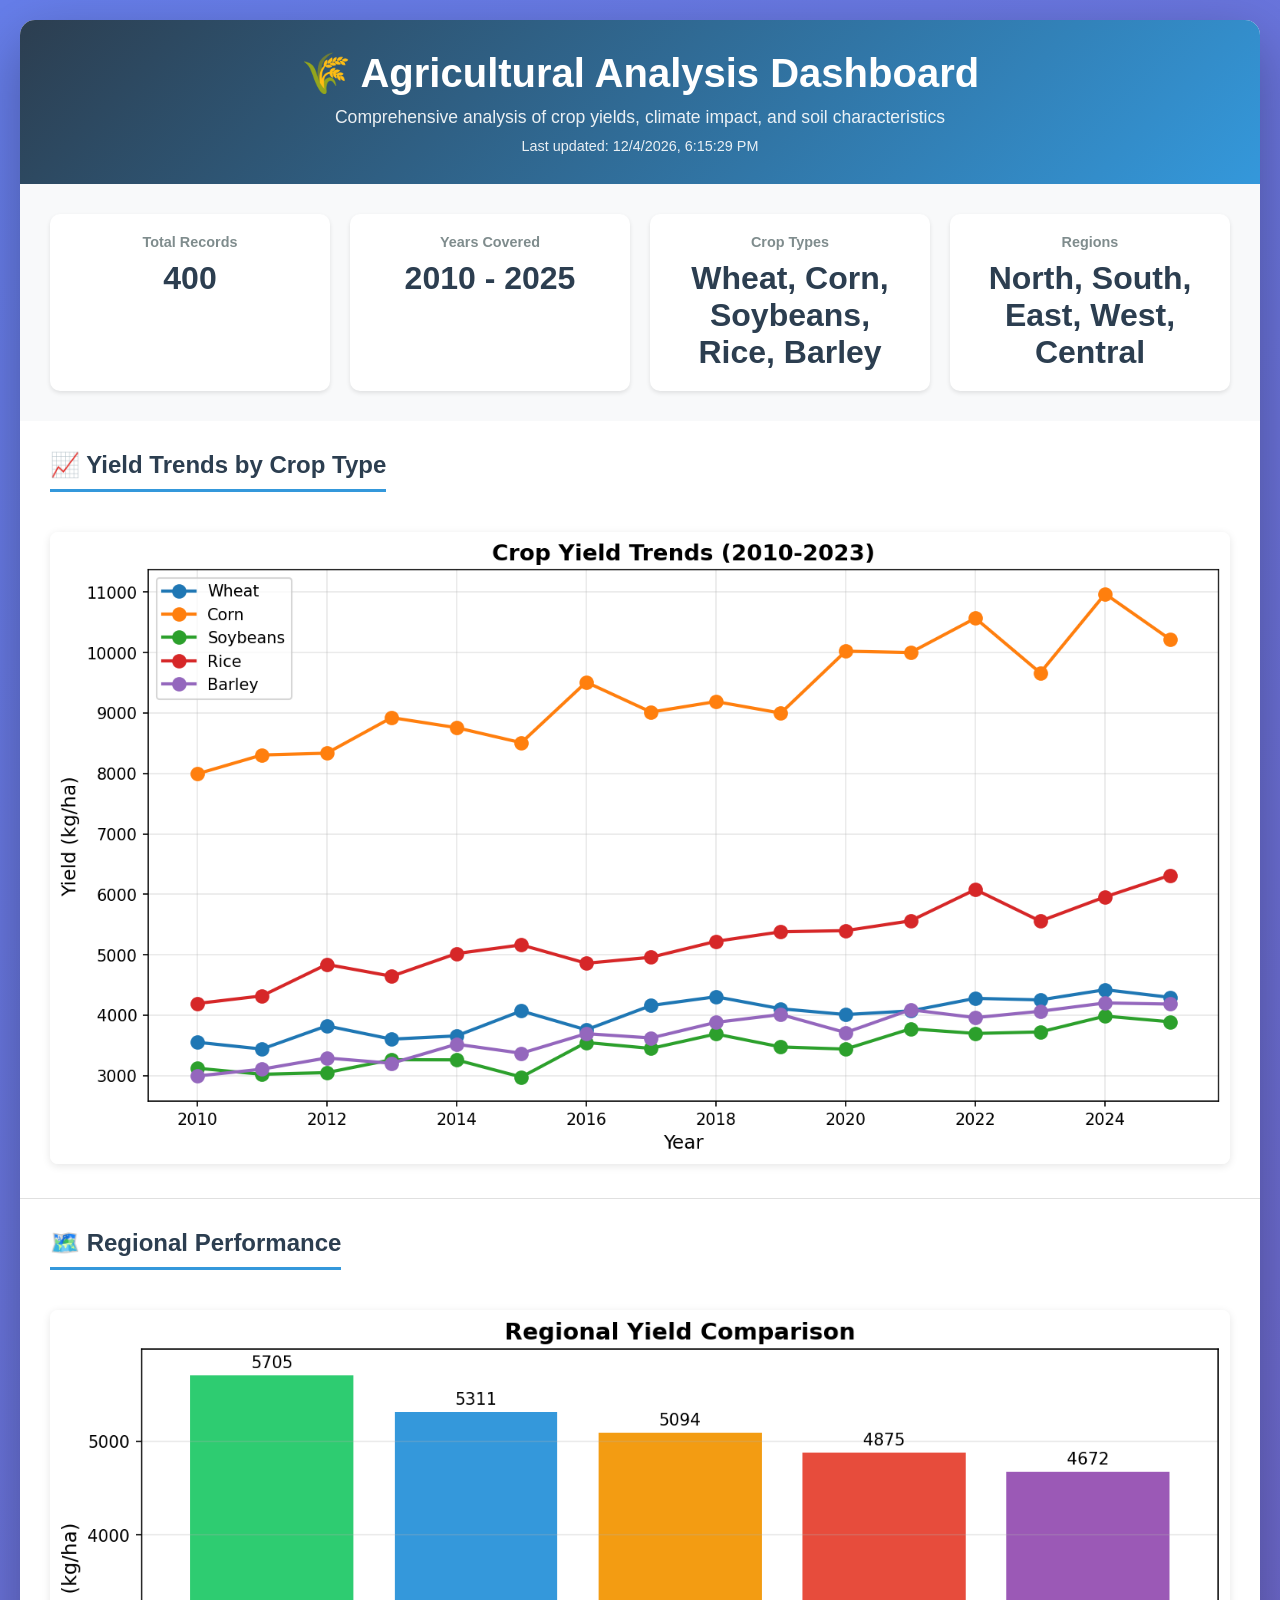
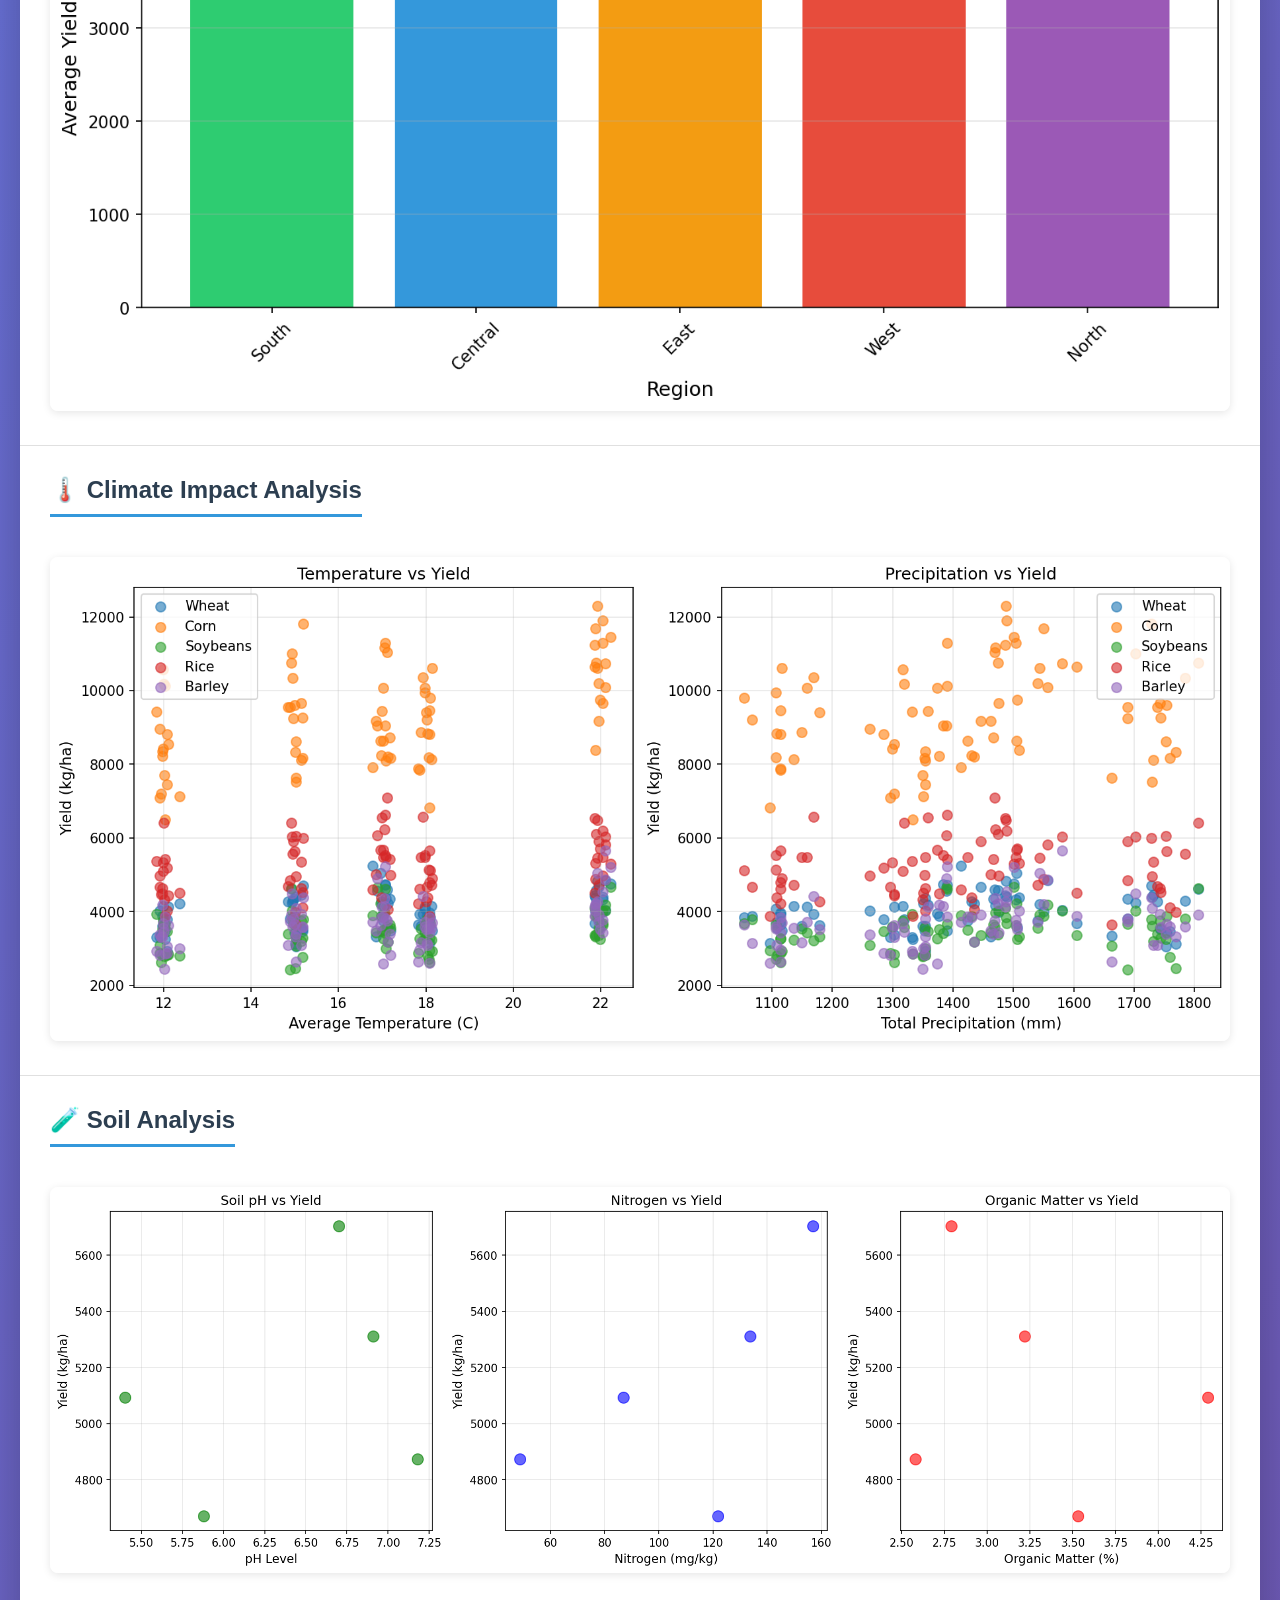
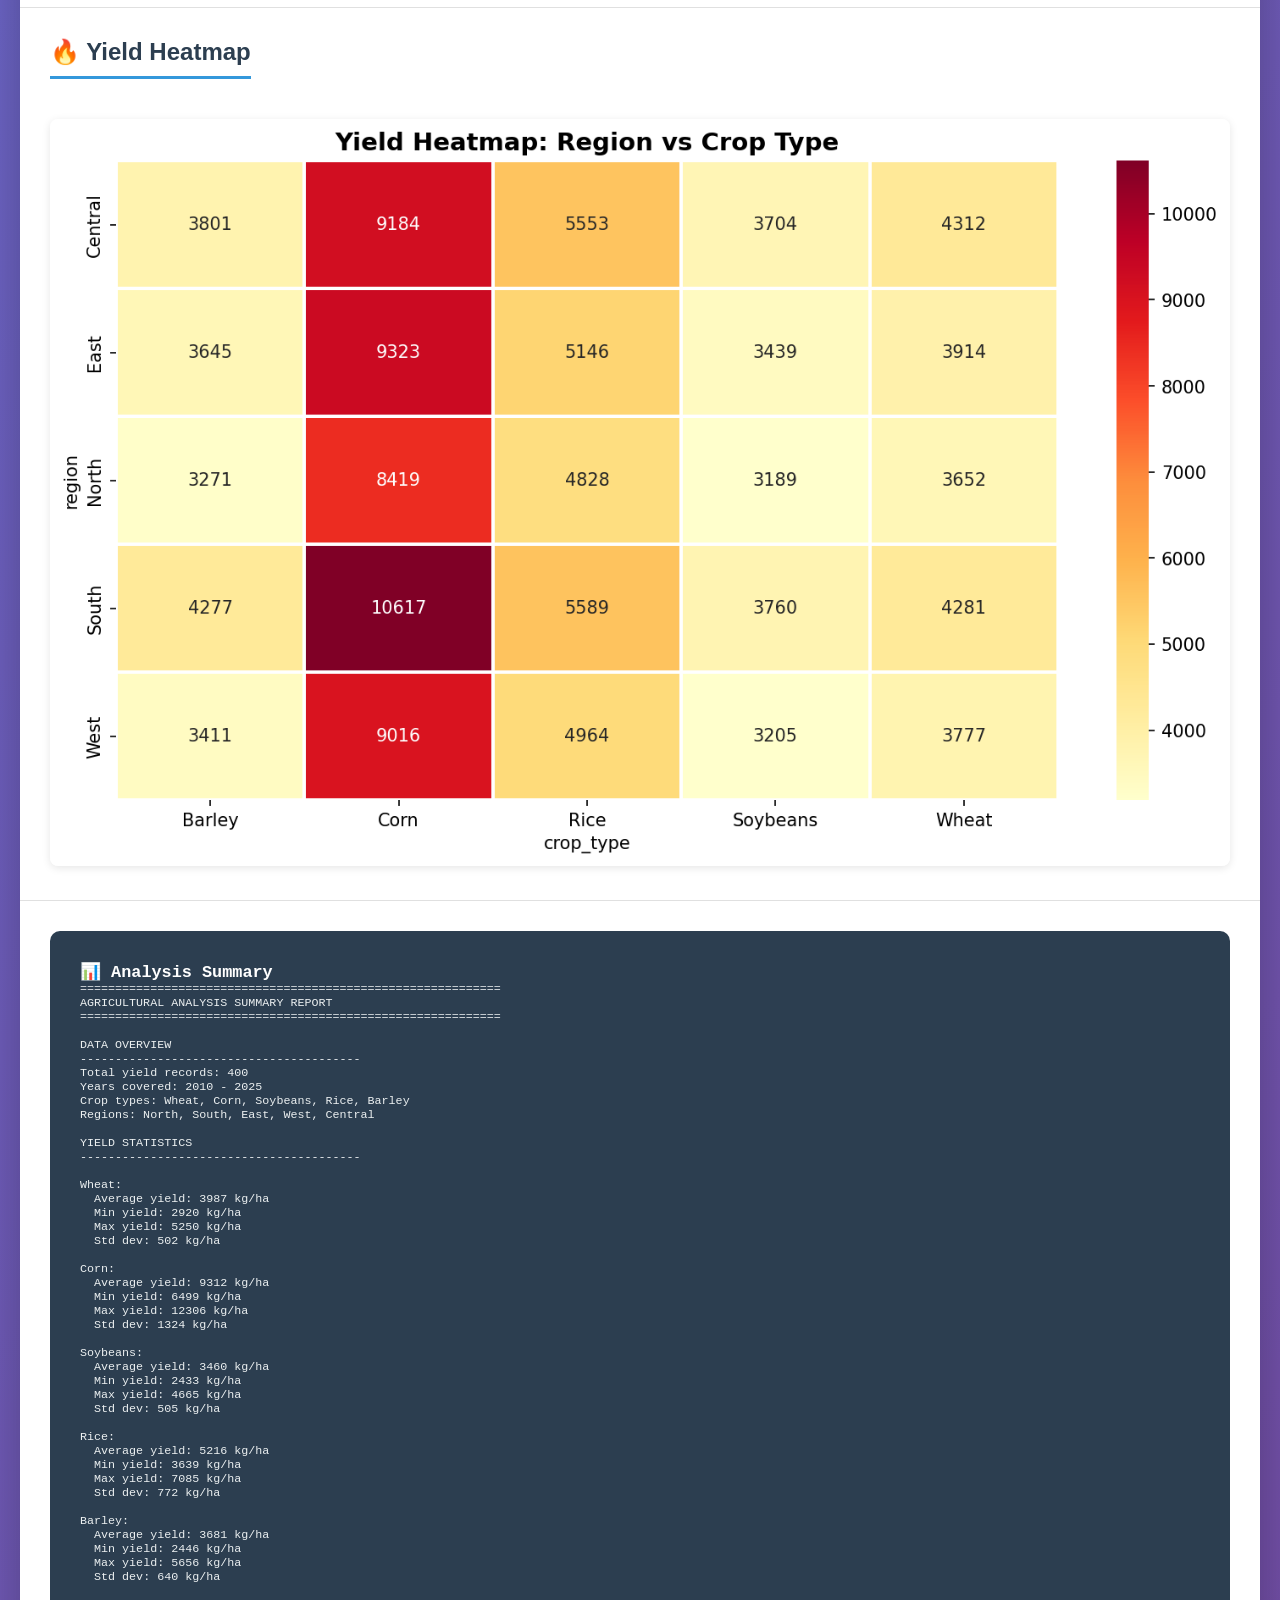
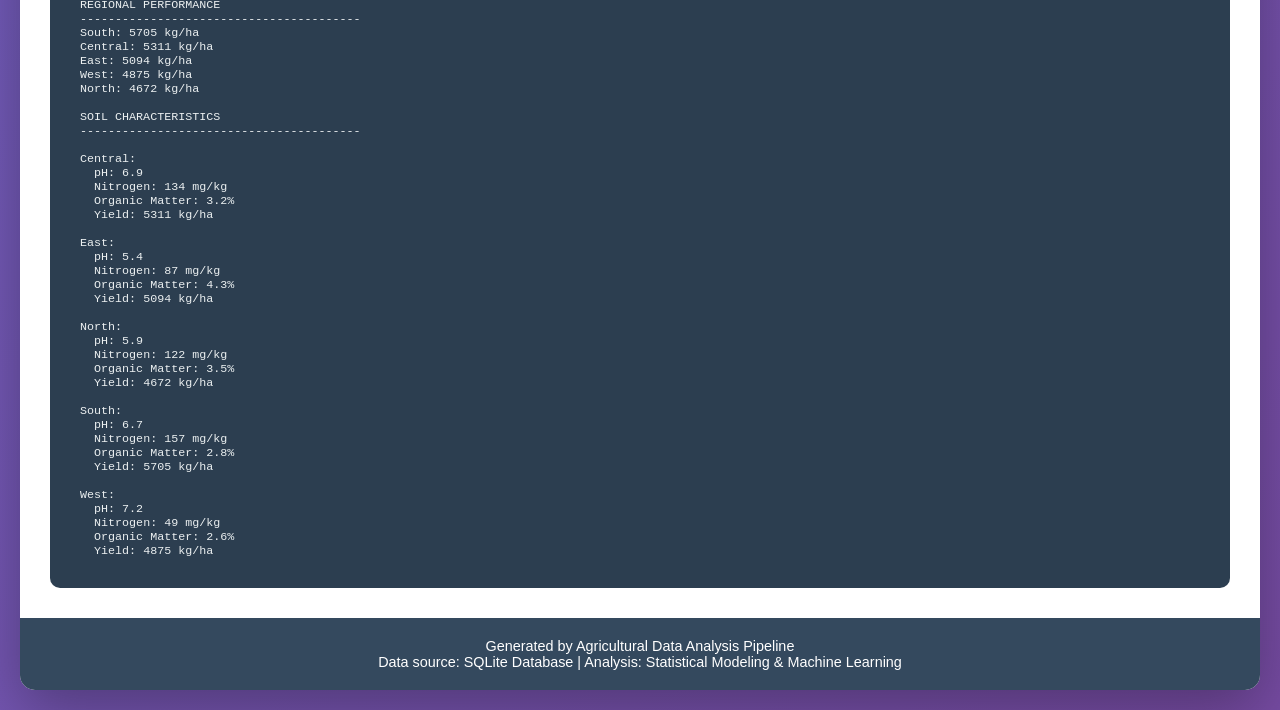
<file: standalone_dashboard.html>
<!DOCTYPE html>
<html lang="en">
<head>
    <meta charset="UTF-8">
    <meta name="viewport" content="width=device-width, initial-scale=1.0">
    <title>Agricultural Analysis Dashboard</title>
    <style>
        * {
            margin: 0;
            padding: 0;
            box-sizing: border-box;
        }
        
        body {
            font-family: 'Segoe UI', Tahoma, Geneva, Verdana, sans-serif;
            background: linear-gradient(135deg, #667eea 0%, #764ba2 100%);
            min-height: 100vh;
            padding: 20px;
        }
        
        .dashboard {
            max-width: 1400px;
            margin: 0 auto;
            background: white;
            border-radius: 15px;
            box-shadow: 0 20px 60px rgba(0,0,0,0.3);
            overflow: hidden;
        }
        
        .header {
            background: linear-gradient(135deg, #2c3e50 0%, #3498db 100%);
            color: white;
            padding: 30px;
            text-align: center;
        }
        
        .header h1 {
            font-size: 2.5em;
            margin-bottom: 10px;
        }
        
        .header p {
            font-size: 1.1em;
            opacity: 0.9;
        }
        
        .summary-cards {
            display: grid;
            grid-template-columns: repeat(auto-fit, minmax(250px, 1fr));
            gap: 20px;
            padding: 30px;
            background: #f8f9fa;
        }
        
        .card {
            background: white;
            padding: 20px;
            border-radius: 10px;
            text-align: center;
            box-shadow: 0 2px 4px rgba(0,0,0,0.1);
            transition: transform 0.3s;
        }
        
        .card:hover {
            transform: translateY(-5px);
            box-shadow: 0 4px 8px rgba(0,0,0,0.2);
        }
        
        .card h3 {
            color: #7f8c8d;
            font-size: 0.9em;
            margin-bottom: 10px;
        }
        
        .card .number {
            font-size: 2em;
            font-weight: bold;
            color: #2c3e50;
        }
        
        .card .unit {
            font-size: 0.8em;
            color: #7f8c8d;
        }
        
        .chart-section {
            padding: 30px;
            border-bottom: 1px solid #e0e0e0;
        }
        
        .chart-section h2 {
            color: #2c3e50;
            margin-bottom: 20px;
            padding-bottom: 10px;
            border-bottom: 3px solid #3498db;
            display: inline-block;
        }
        
        .chart-container {
            margin-top: 20px;
            text-align: center;
        }
        
        .chart-container img {
            max-width: 100%;
            height: auto;
            border-radius: 8px;
            box-shadow: 0 2px 8px rgba(0,0,0,0.1);
        }
        
        .summary-text {
            background: #2c3e50;
            color: white;
            padding: 30px;
            margin: 30px;
            border-radius: 10px;
            font-family: 'Courier New', monospace;
            font-size: 0.9em;
            overflow-x: auto;
        }
        
        .summary-text pre {
            color: #ecf0f1;
            white-space: pre-wrap;
            word-wrap: break-word;
        }
        
        .footer {
            background: #34495e;
            color: white;
            text-align: center;
            padding: 20px;
            font-size: 0.9em;
        }
        
        .error-message {
            background: #e74c3c;
            color: white;
            padding: 15px;
            border-radius: 8px;
            margin: 20px;
            text-align: center;
        }
        
        @media (max-width: 768px) {
            .summary-cards {
                grid-template-columns: 1fr;
            }
            
            .chart-section {
                padding: 15px;
            }
        }
    </style>
</head>
<body>
    <div class="dashboard">
        <div class="header">
            <h1>🌾 Agricultural Analysis Dashboard</h1>
            <p>Comprehensive analysis of crop yields, climate impact, and soil characteristics</p>
            <p style="font-size: 0.9em; margin-top: 10px;">Last updated: <span id="timestamp"></span></p>
        </div>
        
        <div class="summary-cards" id="summary-cards">
            <div class="card">
                <h3>Total Records</h3>
                <div class="number" id="total-records">-</div>
            </div>
            <div class="card">
                <h3>Years Covered</h3>
                <div class="number" id="years-covered">-</div>
            </div>
            <div class="card">
                <h3>Crop Types</h3>
                <div class="number" id="crop-types">-</div>
            </div>
            <div class="card">
                <h3>Regions</h3>
                <div class="number" id="regions">-</div>
            </div>
        </div>
        
        <div class="chart-section">
            <h2>📈 Yield Trends by Crop Type</h2>
            <div class="chart-container" id="yield-trends">
                <p>Loading yield trends chart...</p>
            </div>
        </div>
        
        <div class="chart-section">
            <h2>🗺️ Regional Performance</h2>
            <div class="chart-container" id="regional-comparison">
                <p>Loading regional comparison chart...</p>
            </div>
        </div>
        
        <div class="chart-section">
            <h2>🌡️ Climate Impact Analysis</h2>
            <div class="chart-container" id="climate-impact">
                <p>Loading climate impact chart...</p>
            </div>
        </div>
        
        <div class="chart-section">
            <h2>🧪 Soil Analysis</h2>
            <div class="chart-container" id="soil-analysis">
                <p>Loading soil analysis chart...</p>
            </div>
        </div>
        
        <div class="chart-section">
            <h2>🔥 Yield Heatmap</h2>
            <div class="chart-container" id="heatmap">
                <p>Loading heatmap...</p>
            </div>
        </div>
        
        <div class="summary-text">
            <h3>📊 Analysis Summary</h3>
            <pre id="summary-content">Loading summary...</pre>
        </div>
        
        <div class="footer">
            <p>Generated by Agricultural Data Analysis Pipeline</p>
            <p>Data source: SQLite Database | Analysis: Statistical Modeling & Machine Learning</p>
        </div>
    </div>
    
    <script>
        // Set timestamp
        document.getElementById('timestamp').innerText = new Date().toLocaleString();
        
        // Function to check if image exists and load it
        function loadImage(imgPath, containerId, altText) {
            const img = new Image();
            img.onload = function() {
                document.getElementById(containerId).innerHTML = `<img src="${imgPath}" alt="${altText}">`;
            };
            img.onerror = function() {
                document.getElementById(containerId).innerHTML = `
                    <div class="error-message">
                        <p>⚠️ Chart not found: ${imgPath}</p>
                        <p>Please run <strong>python generate_reports.py</strong> to generate the reports.</p>
                    </div>
                `;
            };
            img.src = imgPath;
        }
        
        // Load all charts
        loadImage('yield_trends.png', 'yield-trends', 'Yield Trends by Crop Type');
        loadImage('regional_comparison.png', 'regional-comparison', 'Regional Performance Comparison');
        loadImage('climate_impact.png', 'climate-impact', 'Climate Impact Analysis');
        loadImage('soil_analysis.png', 'soil-analysis', 'Soil Properties Analysis');
        loadImage('heatmap.png', 'heatmap', 'Yield Heatmap by Region and Crop Type');
        
        // Load and parse summary text
        fetch('analysis_summary.txt')
            .then(response => {
                if (!response.ok) {
                    throw new Error('Summary file not found');
                }
                return response.text();
            })
            .then(text => {
                document.getElementById('summary-content').innerText = text;
                
                // Try to extract summary statistics from the text
                const lines = text.split('\n');
                let totalRecords = '-';
                let yearsCovered = '-';
                let cropTypes = '-';
                let regions = '-';
                
                for (let line of lines) {
                    if (line.includes('Total yield records:')) {
                        totalRecords = line.split(':')[1].trim();
                    }
                    if (line.includes('Years covered:')) {
                        yearsCovered = line.split(':')[1].trim();
                    }
                    if (line.includes('Crop types:')) {
                        cropTypes = line.split(':')[1].trim();
                    }
                    if (line.includes('Regions:')) {
                        regions = line.split(':')[1].trim();
                    }
                }
                
                document.getElementById('total-records').innerText = totalRecords;
                document.getElementById('years-covered').innerText = yearsCovered;
                document.getElementById('crop-types').innerText = cropTypes;
                document.getElementById('regions').innerText = regions;
            })
            .catch(error => {
                document.getElementById('summary-content').innerText = 'Summary file not found. Please run "python generate_reports.py" to generate the analysis summary.';
                console.error('Error loading summary:', error);
            });
        
        // Add some interactive console info
        console.log('Agricultural Analysis Dashboard loaded');
        console.log('Tip: Run "python generate_reports.py" to refresh the charts and data');
    </script>
</body>
</html>
</file>
